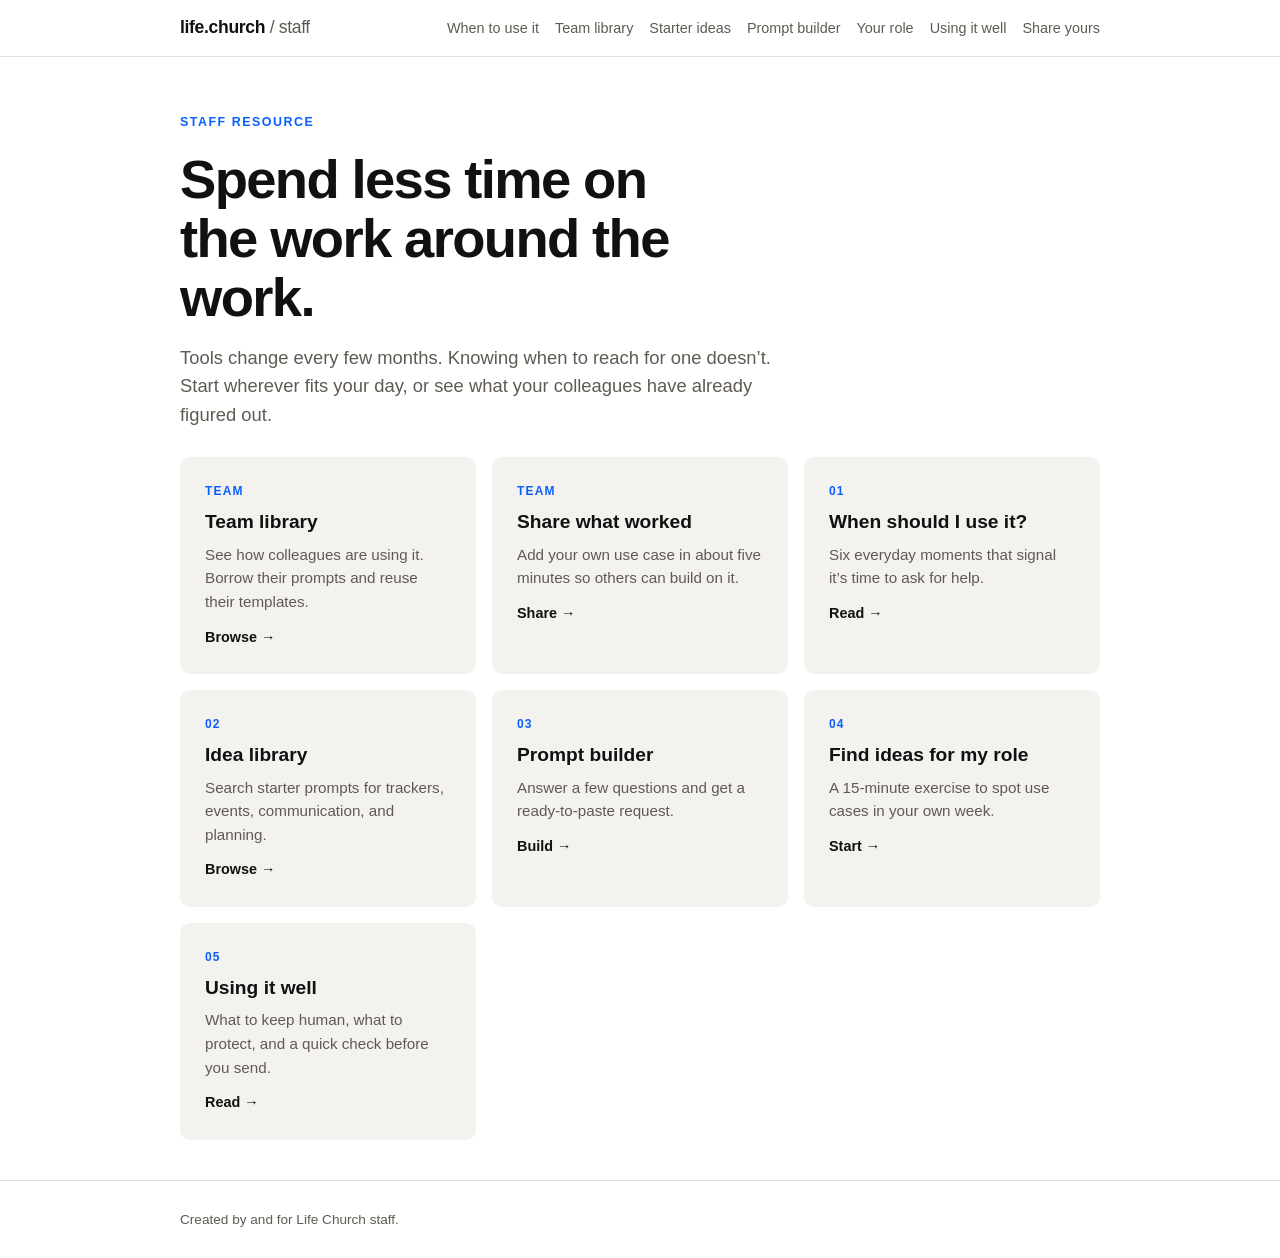
<file: index.html>
<!DOCTYPE html>
<html lang="en"><head><meta charset="utf-8"><meta name="viewport" content="width=device-width, initial-scale=1">
<title>Work Smarter, Serve Better | Life Church Staff Resource</title><link rel="stylesheet" href="style.css"></head>
<body>
<header class="top"><div class="wrap"><a class="brand" href="index.html">life.church <span>/ staff</span></a>
<nav aria-label="Pages"><a href="when.html">When to use it</a><a href="library.html">Team library</a><a href="ideas.html">Starter ideas</a><a href="builder.html">Prompt builder</a><a href="find.html">Your role</a><a href="care.html">Using it well</a><a href="share.html">Share yours</a></nav></div></header>
<main class="page"><div class="wrap">
<div class="eyebrow">Staff resource</div>
<h1>Spend less time on the work around the work.</h1>
<p class="lead">Tools change every few months. Knowing when to reach for one doesn’t. Start wherever fits your day, or see what your colleagues have already figured out.</p>
<div class="grid">
<a class="tile" href="library.html"><div class="n">TEAM</div><h3>Team library</h3><p>See how colleagues are using it. Borrow their prompts and reuse their templates.</p><span class="go">Browse →</span></a>
<a class="tile" href="share.html"><div class="n">TEAM</div><h3>Share what worked</h3><p>Add your own use case in about five minutes so others can build on it.</p><span class="go">Share →</span></a>
<a class="tile" href="when.html"><div class="n">01</div><h3>When should I use it?</h3><p>Six everyday moments that signal it’s time to ask for help.</p><span class="go">Read →</span></a>
<a class="tile" href="ideas.html"><div class="n">02</div><h3>Idea library</h3><p>Search starter prompts for trackers, events, communication, and planning.</p><span class="go">Browse →</span></a>
<a class="tile" href="builder.html"><div class="n">03</div><h3>Prompt builder</h3><p>Answer a few questions and get a ready-to-paste request.</p><span class="go">Build →</span></a>
<a class="tile" href="find.html"><div class="n">04</div><h3>Find ideas for my role</h3><p>A 15-minute exercise to spot use cases in your own week.</p><span class="go">Start →</span></a>
<a class="tile" href="care.html"><div class="n">05</div><h3>Using it well</h3><p>What to keep human, what to protect, and a quick check before you send.</p><span class="go">Read →</span></a>
</div>
</div></main>
<footer><div class="wrap">Created by and for Life Church staff.</div></footer>
</body></html>
</file>
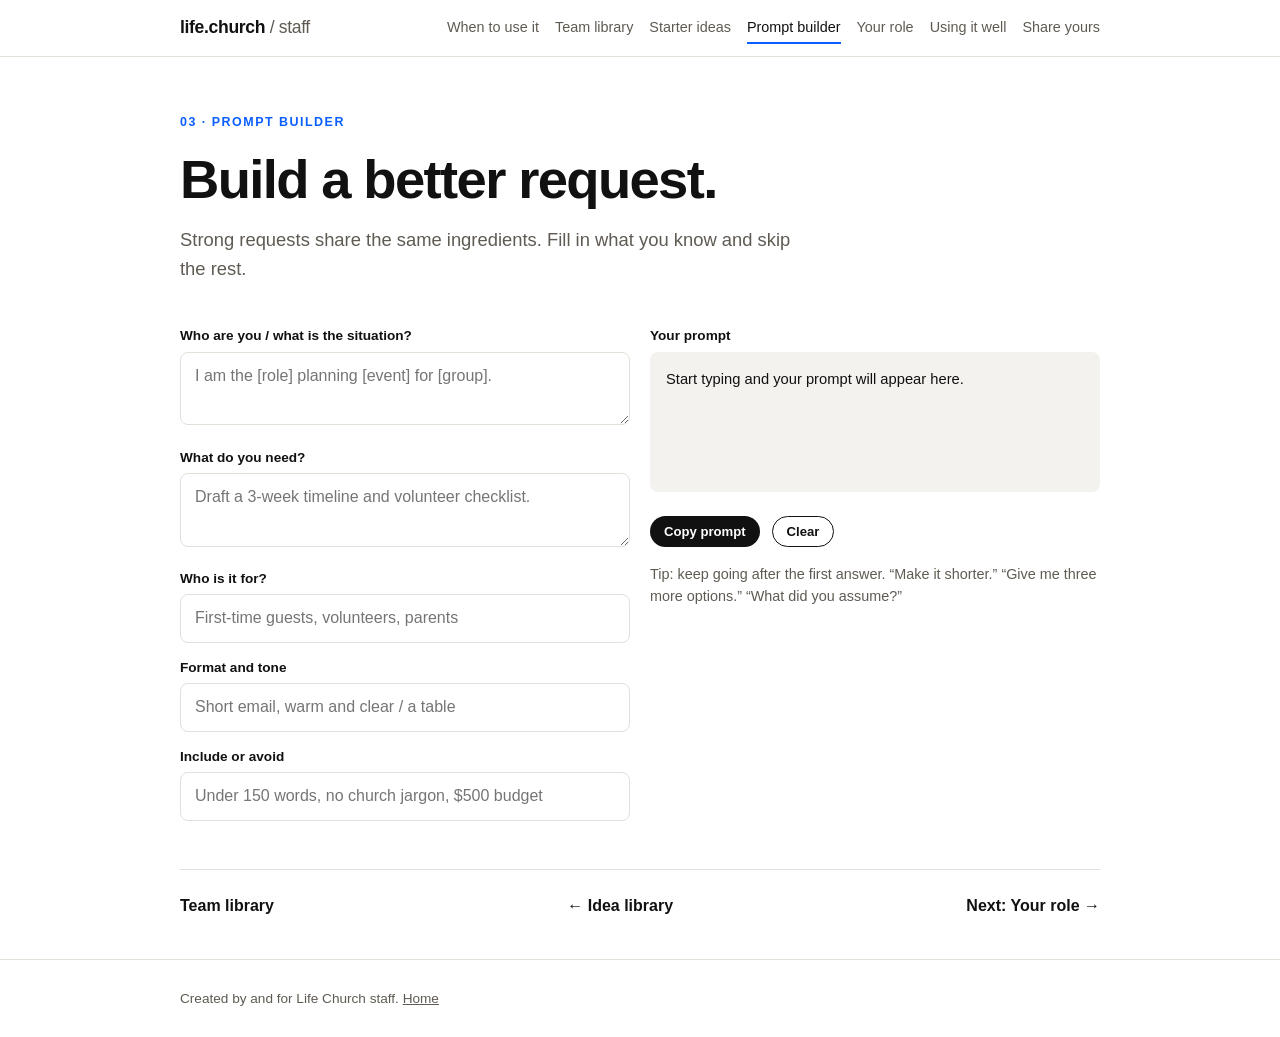
<file: builder.html>
<!DOCTYPE html>
<html lang="en"><head><meta charset="utf-8"><meta name="viewport" content="width=device-width, initial-scale=1">
<title>Prompt builder | Life Church Staff Resource</title><link rel="stylesheet" href="style.css"></head>
<body>
<header class="top"><div class="wrap"><a class="brand" href="index.html">life.church <span>/ staff</span></a>
<nav aria-label="Pages"><a href="when.html">When to use it</a><a href="library.html">Team library</a><a href="ideas.html">Starter ideas</a><a href="builder.html" aria-current="page">Prompt builder</a><a href="find.html">Your role</a><a href="care.html">Using it well</a><a href="share.html">Share yours</a></nav></div></header>
<main class="page"><div class="wrap">
<div class="eyebrow">03 · Prompt builder</div>
<h1>Build a better request.</h1>
<p class="lead">Strong requests share the same ingredients. Fill in what you know and skip the rest.</p>
<div class="two"><div>
<label for="b1">Who are you / what is the situation?</label><textarea id="b1" rows="2" placeholder="I am the [role] planning [event] for [group]."></textarea>
<label for="b2">What do you need?</label><textarea id="b2" rows="2" placeholder="Draft a 3-week timeline and volunteer checklist."></textarea>
<label for="b3">Who is it for?</label><input type="text" id="b3" placeholder="First-time guests, volunteers, parents">
<label for="b4">Format and tone</label><input type="text" id="b4" placeholder="Short email, warm and clear / a table">
<label for="b5">Include or avoid</label><input type="text" id="b5" placeholder="Under 150 words, no church jargon, $500 budget"></div>
<div><label>Your prompt</label><div class="out" id="bout" aria-live="polite">Start typing and your prompt will appear here.</div>
<div class="row"><button class="btn sm" data-copy="bout">Copy prompt</button><button class="btn sm alt" id="reset">Clear</button></div>
<p style="color:var(--muted);font-size:.9rem;margin-top:16px">Tip: keep going after the first answer. “Make it shorter.” “Give me three more options.” “What did you assume?”</p></div></div>
<div class="next"><a href="library.html">Team library</a><a href="ideas.html">← Idea library</a><a href="find.html">Next: Your role →</a></div>
</div></main>
<footer><div class="wrap">Created by and for Life Church staff. <a href="index.html">Home</a></div></footer>
<script src="app.js"></script>
<script>
var f=["b1","b2","b3","b4","b5"].map(function(i){return document.getElementById(i)}),out=document.getElementById("bout");
function build(){var v=f.map(function(x){return x.value.trim()});
var p=[v[0],v[1]&&"Task: "+v[1],v[2]&&"Audience: "+v[2],v[3]&&"Format and tone: "+v[3],v[4]&&"Constraints: "+v[4]].filter(Boolean).join("\n\n");
out.textContent=p?p+"\n\nIf anything is unclear, ask me up to 3 questions before you start.":"Start typing and your prompt will appear here."}
f.forEach(function(x){x.addEventListener("input",build)});
document.getElementById("reset").onclick=function(){f.forEach(function(x){x.value=""});build()};
</script>
</body></html>
</file>
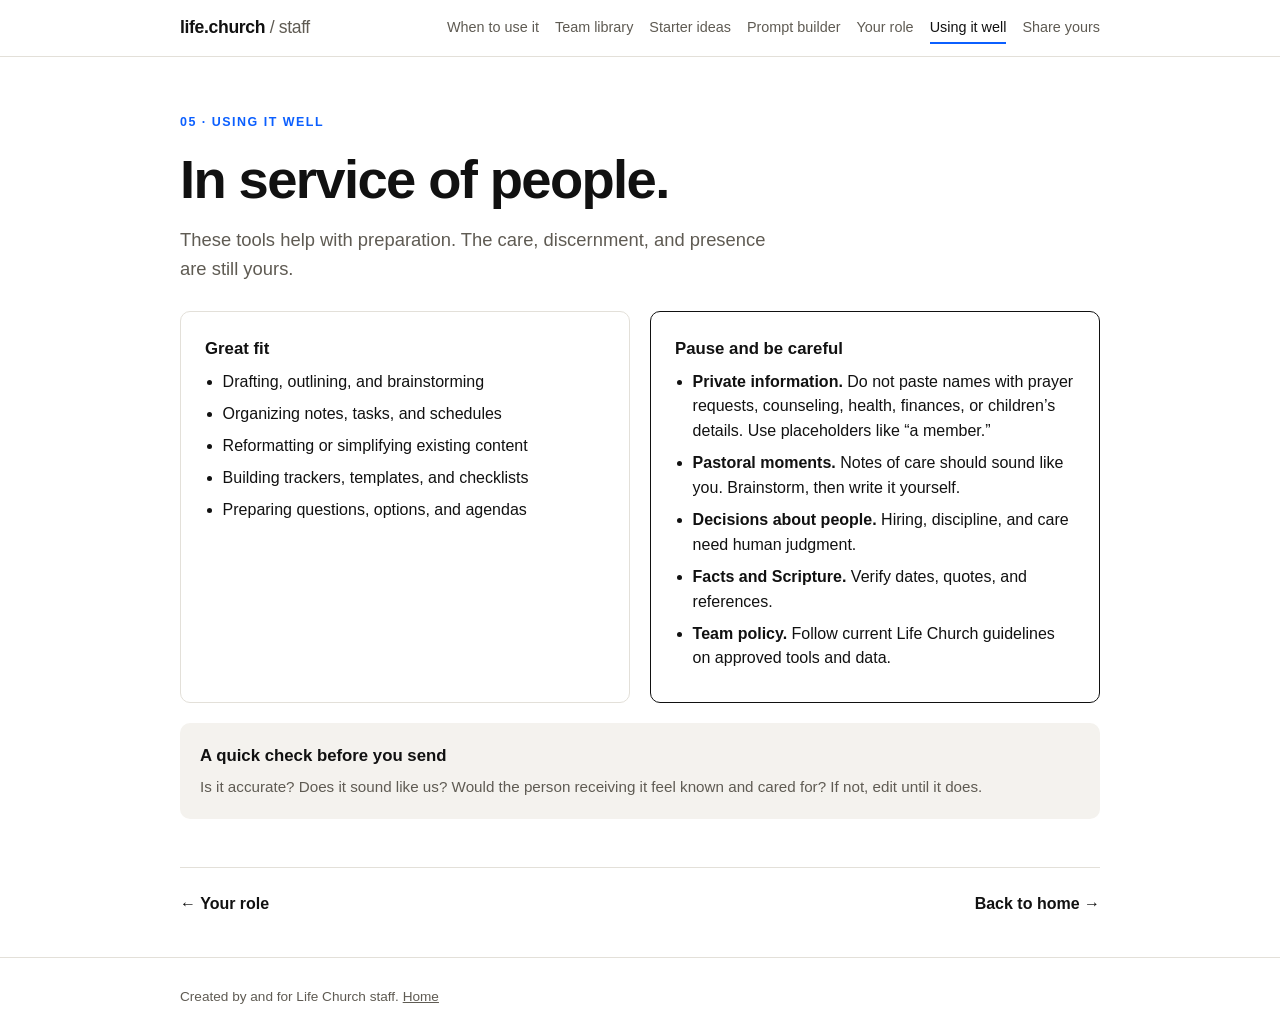
<file: care.html>
<!DOCTYPE html>
<html lang="en"><head><meta charset="utf-8"><meta name="viewport" content="width=device-width, initial-scale=1">
<title>Using it well | Life Church Staff Resource</title><link rel="stylesheet" href="style.css"></head>
<body>
<header class="top"><div class="wrap"><a class="brand" href="index.html">life.church <span>/ staff</span></a>
<nav aria-label="Pages"><a href="when.html">When to use it</a><a href="library.html">Team library</a><a href="ideas.html">Starter ideas</a><a href="builder.html">Prompt builder</a><a href="find.html">Your role</a><a href="care.html" aria-current="page">Using it well</a><a href="share.html">Share yours</a></nav></div></header>
<main class="page"><div class="wrap">
<div class="eyebrow">05 · Using it well</div>
<h1>In service of people.</h1>
<p class="lead">These tools help with preparation. The care, discernment, and presence are still yours.</p>
<div class="two">
<div class="panel"><h3>Great fit</h3><ul><li>Drafting, outlining, and brainstorming</li><li>Organizing notes, tasks, and schedules</li><li>Reformatting or simplifying existing content</li><li>Building trackers, templates, and checklists</li><li>Preparing questions, options, and agendas</li></ul></div>
<div class="panel stop"><h3>Pause and be careful</h3><ul><li><b>Private information.</b> Do not paste names with prayer requests, counseling, health, finances, or children’s details. Use placeholders like “a member.”</li><li><b>Pastoral moments.</b> Notes of care should sound like you. Brainstorm, then write it yourself.</li><li><b>Decisions about people.</b> Hiring, discipline, and care need human judgment.</li><li><b>Facts and Scripture.</b> Verify dates, quotes, and references.</li><li><b>Team policy.</b> Follow current Life Church guidelines on approved tools and data.</li></ul></div>
</div>
<div class="card" style="margin-top:20px"><h3>A quick check before you send</h3><p>Is it accurate? Does it sound like us? Would the person receiving it feel known and cared for? If not, edit until it does.</p></div>
<div class="next"><a href="find.html">← Your role</a><a href="index.html">Back to home →</a></div>
</div></main>
<footer><div class="wrap">Created by and for Life Church staff. <a href="index.html">Home</a></div></footer>
<script src="app.js"></script>
</body></html>
</file>
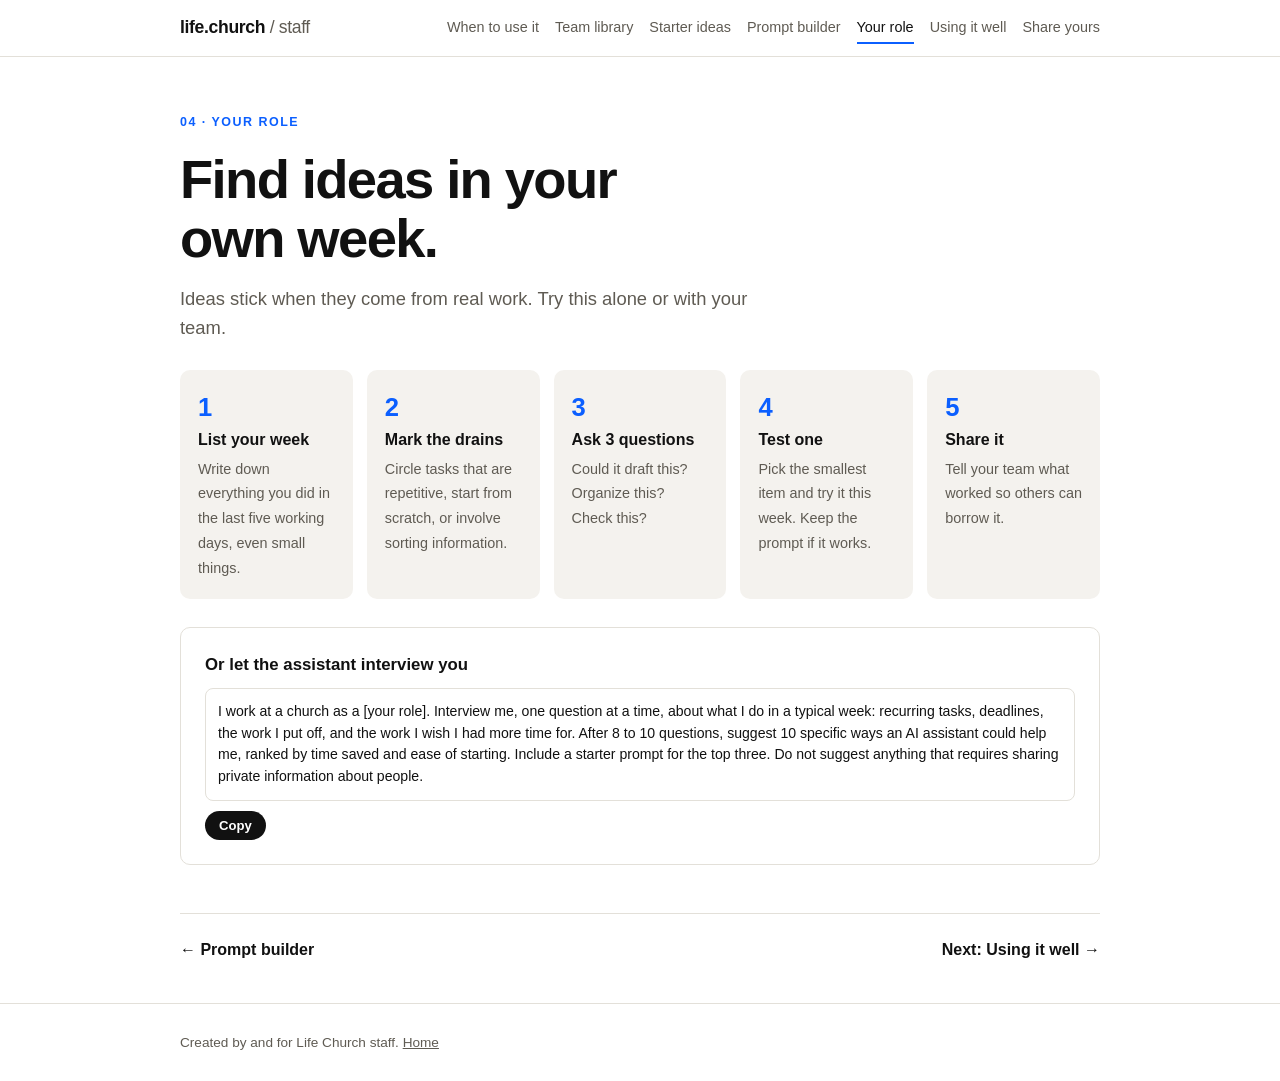
<file: find.html>
<!DOCTYPE html>
<html lang="en"><head><meta charset="utf-8"><meta name="viewport" content="width=device-width, initial-scale=1">
<title>Your role | Life Church Staff Resource</title><link rel="stylesheet" href="style.css"></head>
<body>
<header class="top"><div class="wrap"><a class="brand" href="index.html">life.church <span>/ staff</span></a>
<nav aria-label="Pages"><a href="when.html">When to use it</a><a href="library.html">Team library</a><a href="ideas.html">Starter ideas</a><a href="builder.html">Prompt builder</a><a href="find.html" aria-current="page">Your role</a><a href="care.html">Using it well</a><a href="share.html">Share yours</a></nav></div></header>
<main class="page"><div class="wrap">
<div class="eyebrow">04 · Your role</div>
<h1>Find ideas in your own week.</h1>
<p class="lead">Ideas stick when they come from real work. Try this alone or with your team.</p>
<ol class="steps">
<li><b>List your week</b><span>Write down everything you did in the last five working days, even small things.</span></li>
<li><b>Mark the drains</b><span>Circle tasks that are repetitive, start from scratch, or involve sorting information.</span></li>
<li><b>Ask 3 questions</b><span>Could it draft this? Organize this? Check this?</span></li>
<li><b>Test one</b><span>Pick the smallest item and try it this week. Keep the prompt if it works.</span></li>
<li><b>Share it</b><span>Tell your team what worked so others can borrow it.</span></li>
</ol>
<div class="panel" style="margin-top:28px"><h3>Or let the assistant interview you</h3>
<div class="prompt" id="auditp">I work at a church as a [your role]. Interview me, one question at a time, about what I do in a typical week: recurring tasks, deadlines, the work I put off, and the work I wish I had more time for. After 8 to 10 questions, suggest 10 specific ways an AI assistant could help me, ranked by time saved and ease of starting. Include a starter prompt for the top three. Do not suggest anything that requires sharing private information about people.</div>
<button class="btn sm" data-copy="auditp">Copy</button></div>
<div class="next"><a href="builder.html">← Prompt builder</a><a href="care.html">Next: Using it well →</a></div>
</div></main>
<footer><div class="wrap">Created by and for Life Church staff. <a href="index.html">Home</a></div></footer>
<script src="app.js"></script>
</body></html>
</file>
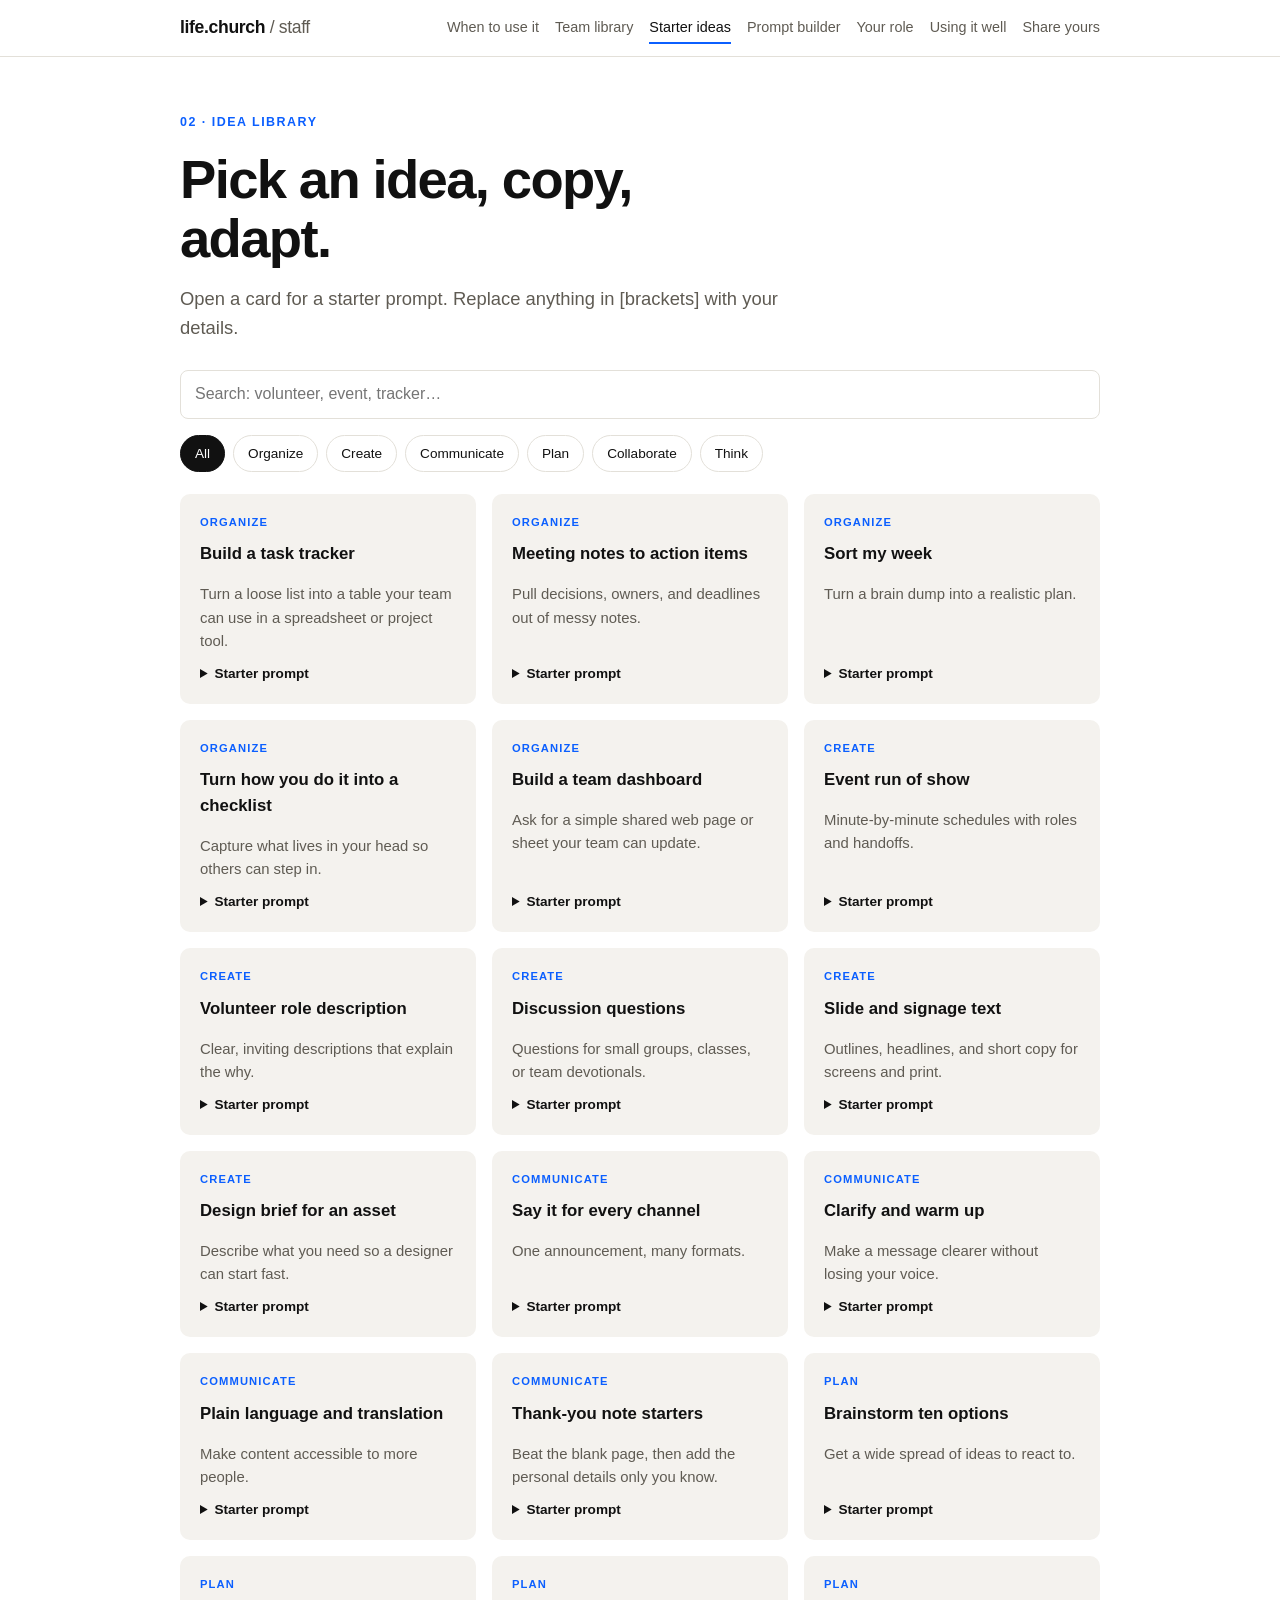
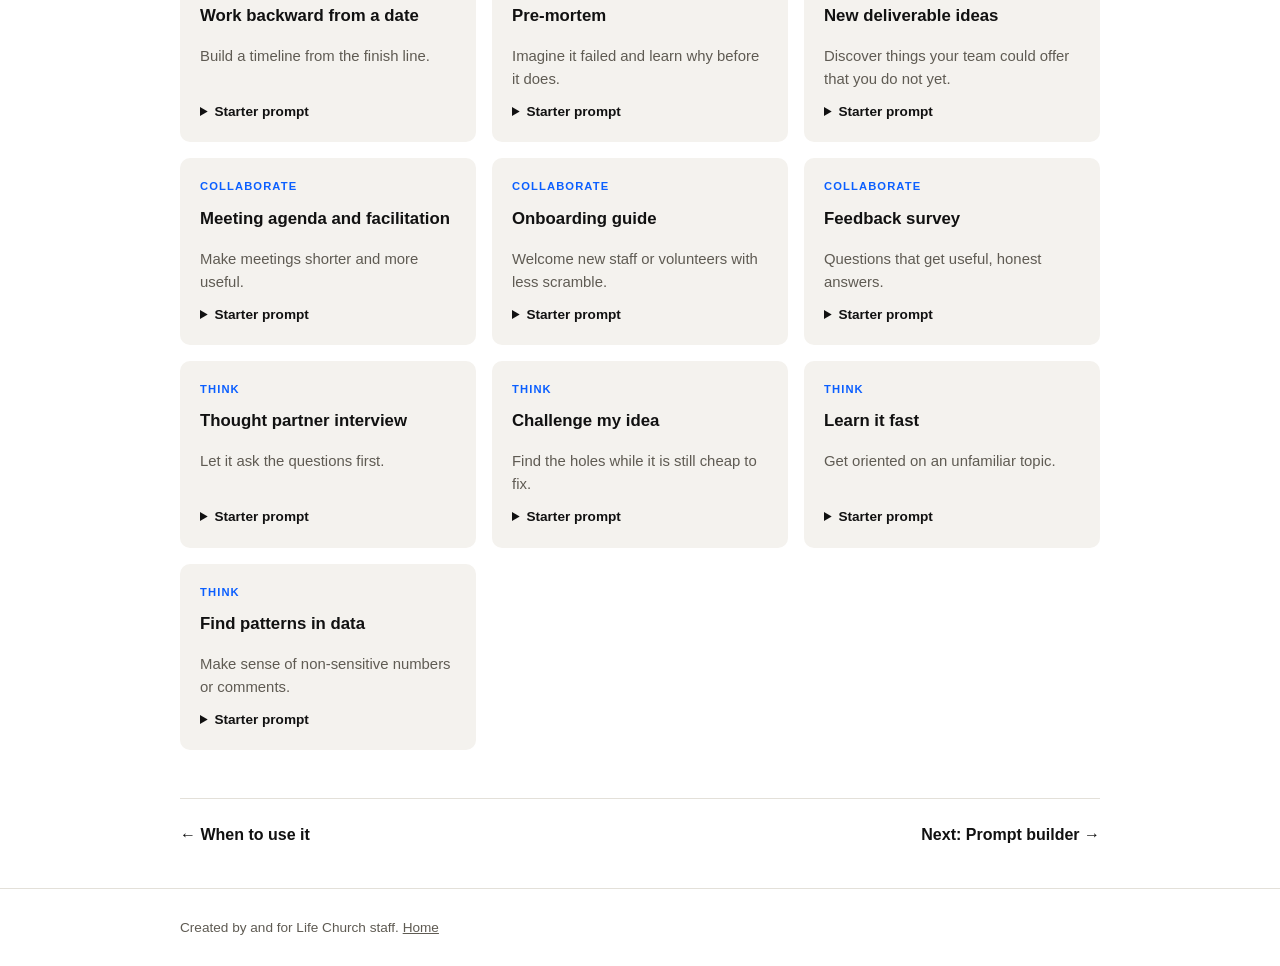
<file: ideas.html>
<!DOCTYPE html>
<html lang="en"><head><meta charset="utf-8"><meta name="viewport" content="width=device-width, initial-scale=1">
<title>Idea library | Life Church Staff Resource</title><link rel="stylesheet" href="style.css"></head>
<body>
<header class="top"><div class="wrap"><a class="brand" href="index.html">life.church <span>/ staff</span></a>
<nav aria-label="Pages"><a href="when.html">When to use it</a><a href="library.html">Team library</a><a href="ideas.html" aria-current="page">Starter ideas</a><a href="builder.html">Prompt builder</a><a href="find.html">Your role</a><a href="care.html">Using it well</a><a href="share.html">Share yours</a></nav></div></header>
<main class="page"><div class="wrap">
<div class="eyebrow">02 · Idea library</div>
<h1>Pick an idea, copy, adapt.</h1>
<p class="lead">Open a card for a starter prompt. Replace anything in [brackets] with your details.</p>
<input type="search" id="q" placeholder="Search: volunteer, event, tracker…" aria-label="Search ideas">
<div class="chips" id="chips" role="group" aria-label="Filter by type"></div>
<div class="grid" id="list"></div><p class="none" id="none">No matches. Try another word or choose All.</p>
<div class="next"><a href="when.html">← When to use it</a><a href="builder.html">Next: Prompt builder →</a></div>
</div></main>
<footer><div class="wrap">Created by and for Life Church staff. <a href="index.html">Home</a></div></footer>
<script src="app.js"></script>
<script src="ideas.js"></script>
</body></html>
</file>
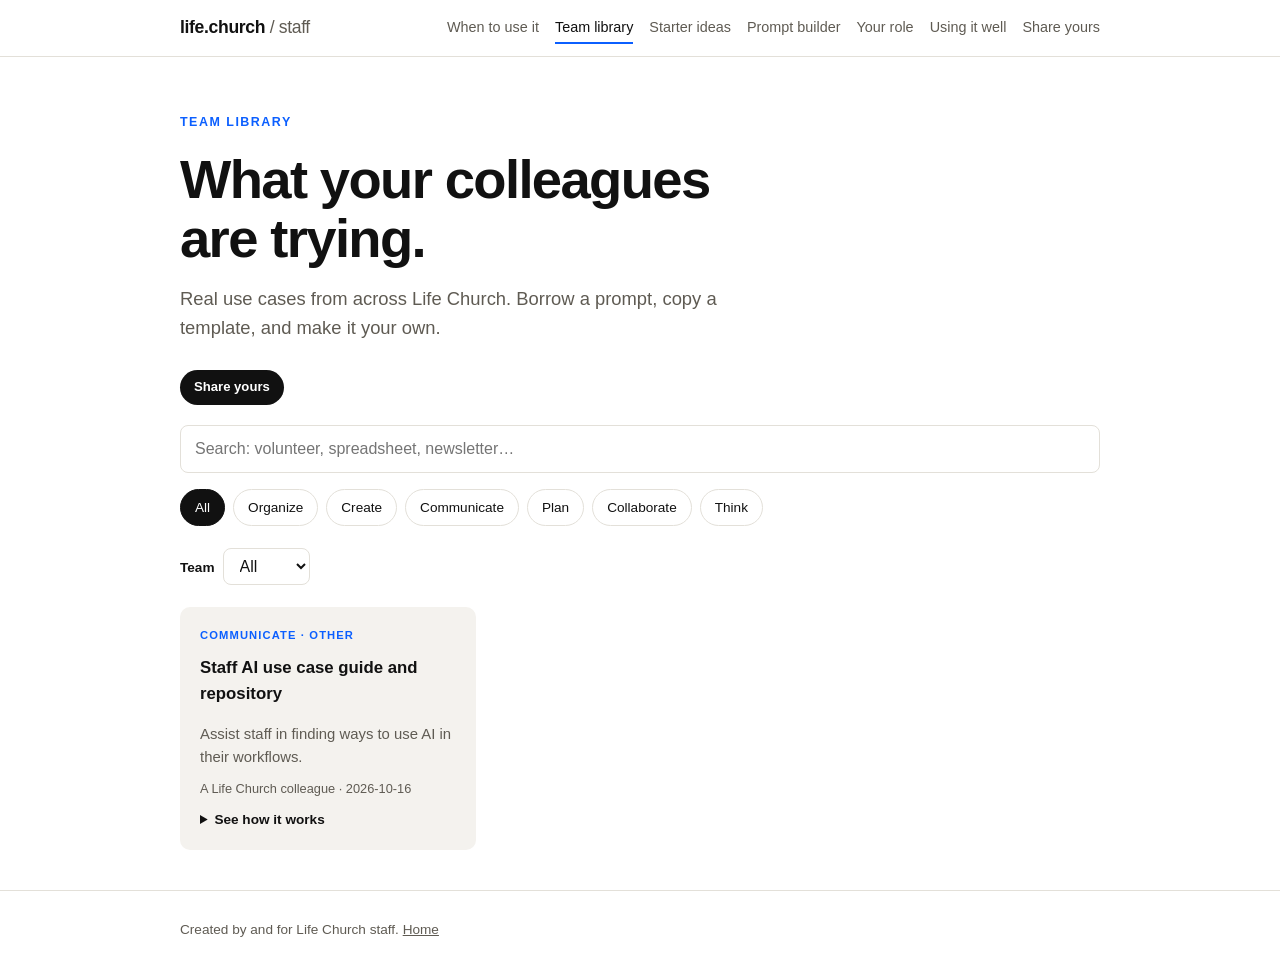
<file: library.html>
<!DOCTYPE html>
<html lang="en"><head><meta charset="utf-8"><meta name="viewport" content="width=device-width, initial-scale=1">
<title>Team library | Life Church Staff Resource</title><link rel="stylesheet" href="style.css"></head>
<body>
<header class="top"><div class="wrap"><a class="brand" href="index.html">life.church <span>/ staff</span></a>
<nav aria-label="Pages"><a href="when.html">When to use it</a><a href="library.html" aria-current="page">Team library</a><a href="ideas.html">Starter ideas</a><a href="builder.html">Prompt builder</a><a href="find.html">Your role</a><a href="care.html">Using it well</a><a href="share.html">Share yours</a></nav></div></header>
<main class="page"><div class="wrap">
<div class="eyebrow">Team library</div>
<h1>What your colleagues are trying.</h1>
<p class="lead">Real use cases from across Life Church. Borrow a prompt, copy a template, and make it your own.</p>
<div class="row" style="margin:0 0 20px"><a class="btn sm" href="share.html">Share yours</a></div>
<input type="search" id="q" placeholder="Search: volunteer, spreadsheet, newsletter…" aria-label="Search the library">
<div class="chips" id="chips" role="group" aria-label="Filter by type"></div>
<label for="team" style="display:inline-block;margin:0 8px 0 0">Team</label><select id="team"><option>All</option></select>
<div class="grid" id="list" style="margin-top:22px"></div>
<p class="none" id="none">Nothing matches yet. Try another word, or <a href="share.html">add the first one</a>.</p>
<p class="note" id="err" style="display:none"></p>
</div></main>
<footer><div class="wrap">Created by and for Life Church staff. <a href="index.html">Home</a></div></footer>
<script src="config.js"></script><script src="app.js"></script><script src="library.js"></script>
</body></html>
</file>
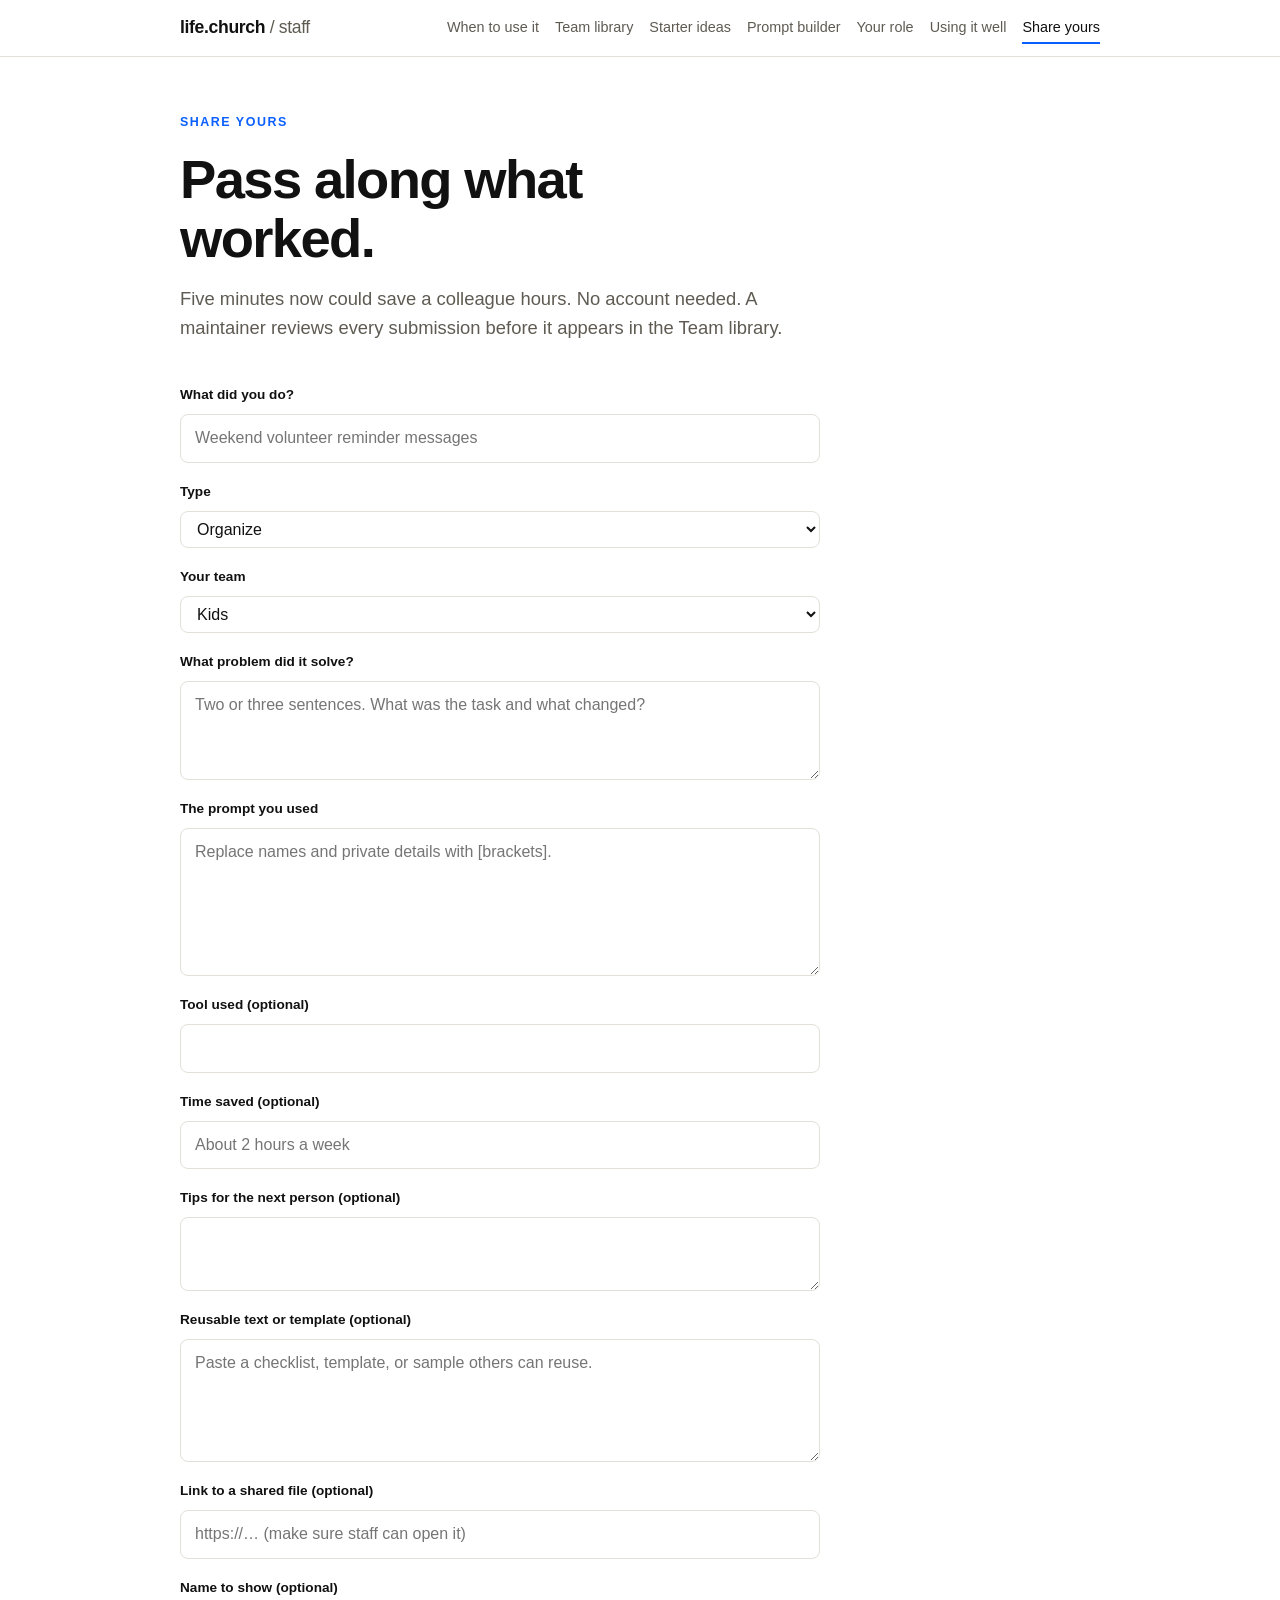
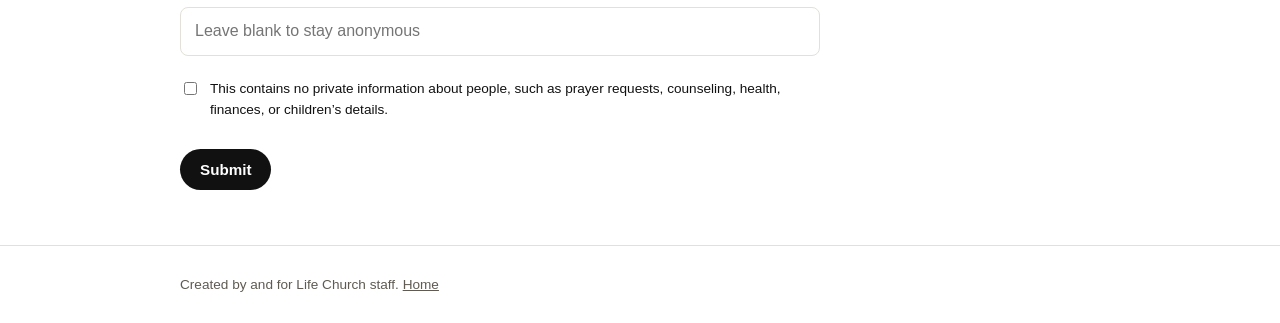
<file: share.html>
<!DOCTYPE html>
<html lang="en"><head><meta charset="utf-8"><meta name="viewport" content="width=device-width, initial-scale=1">
<title>Share yours | Life Church Staff Resource</title><link rel="stylesheet" href="style.css"></head>
<body>
<header class="top"><div class="wrap"><a class="brand" href="index.html">life.church <span>/ staff</span></a>
<nav aria-label="Pages"><a href="when.html">When to use it</a><a href="library.html">Team library</a><a href="ideas.html">Starter ideas</a><a href="builder.html">Prompt builder</a><a href="find.html">Your role</a><a href="care.html">Using it well</a><a href="share.html" aria-current="page">Share yours</a></nav></div></header>
<main class="page"><div class="wrap">
<div class="eyebrow">Share yours</div>
<h1>Pass along what worked.</h1>
<p class="lead">Five minutes now could save a colleague hours. No account needed. A maintainer reviews every submission before it appears in the Team library.</p>
<div id="formwrap"><div class="form">
<label for="f_title">What did you do?</label><input type="text" id="f_title" maxlength="120" placeholder="Weekend volunteer reminder messages">
<label for="f_category">Type</label><select id="f_category"><option>Organize</option><option>Create</option><option>Communicate</option><option>Plan</option><option>Collaborate</option><option>Think</option></select>
<label for="f_team">Your team</label><select id="f_team"><option>Kids</option><option>Students</option><option>Worship and production</option><option>Communications</option><option>Operations and admin</option><option>Care</option><option>Groups</option><option>Leadership</option><option>Other</option></select>
<label for="f_summary">What problem did it solve?</label><textarea id="f_summary" rows="3" maxlength="1000" placeholder="Two or three sentences. What was the task and what changed?"></textarea>
<label for="f_prompt">The prompt you used</label><textarea id="f_prompt" rows="5" maxlength="4000" placeholder="Replace names and private details with [brackets]."></textarea>
<label for="f_tool">Tool used (optional)</label><input type="text" id="f_tool" maxlength="80">
<label for="f_timesaved">Time saved (optional)</label><input type="text" id="f_timesaved" maxlength="80" placeholder="About 2 hours a week">
<label for="f_tips">Tips for the next person (optional)</label><textarea id="f_tips" rows="2" maxlength="1000"></textarea>
<label for="f_assettext">Reusable text or template (optional)</label><textarea id="f_assettext" rows="4" maxlength="4000" placeholder="Paste a checklist, template, or sample others can reuse."></textarea>
<label for="f_assetlink">Link to a shared file (optional)</label><input type="text" id="f_assetlink" placeholder="https://… (make sure staff can open it)">
<label for="f_contributor">Name to show (optional)</label><input type="text" id="f_contributor" maxlength="60" placeholder="Leave blank to stay anonymous">
<div id="pcwrap" style="display:none"><label for="f_passcode">Staff passcode</label><input type="text" id="f_passcode" autocomplete="off"></div>
<div style="position:absolute;left:-9999px" aria-hidden="true"><label for="f_website">Leave this empty</label><input type="text" id="f_website" tabindex="-1" autocomplete="off"></div>
<label style="font-weight:400;display:flex;gap:10px;align-items:flex-start;margin-top:18px"><input type="checkbox" id="f_privacy" style="margin-top:4px"><span>This contains no private information about people, such as prayer requests, counseling, health, finances, or children&rsquo;s details.</span></label>
</div>
<div class="row"><button class="btn" id="go">Submit</button></div>
<p class="note" id="msg" role="status" aria-live="polite"></p></div>
<div id="thanks" class="card" style="display:none"><h3>Thank you.</h3><p>Your use case was sent. After a quick review it will appear in the <a href="library.html">Team library</a>. <a href="share.html">Share another</a>.</p></div>
</div></main>
<footer><div class="wrap">Created by and for Life Church staff. <a href="index.html">Home</a></div></footer>
<script src="config.js"></script><script src="app.js"></script>
<script>
(function(){
var S=window.SITE||{},ids=["title","category","team","summary","prompt","tool","timesaved","tips","assettext","assetlink","contributor"];
var msg=document.getElementById("msg"),btn=document.getElementById("go");
if(S.requirePasscode)document.getElementById("pcwrap").style.display="block";
function v(i){return document.getElementById("f_"+i).value.trim()}
btn.onclick=function(){
  if(!v("title")||!v("summary")){msg.textContent="Please fill in what you did and what problem it solved.";return}
  if(!v("prompt")&&!v("assettext")&&!v("assetlink")){msg.textContent="Please add a prompt, a template, or a link to a shared file.";return}
  if(!document.getElementById("f_privacy").checked){msg.textContent="Please confirm the privacy check.";return}
  if(!S.endpoint){ // fallback: pre-filled GitHub form
    var u="https://github.com/"+S.repo+"/issues/new?template=share-use-case.yml&title="+encodeURIComponent("Use case: "+v("title"));
    ids.forEach(function(i){if(v(i))u+="&"+(i==="assettext"?"assettext":i==="assetlink"?"assetlink":i)+"="+encodeURIComponent(v(i))});
    window.open(u,"_blank","noopener");return}
  btn.disabled=true;msg.textContent="Sending…";
  fetch(S.endpoint,{method:"POST",headers:{"Content-Type":"application/json"},body:JSON.stringify({
    title:v("title"),category:v("category"),team:v("team"),summary:v("summary"),prompt:v("prompt"),tool:v("tool"),timeSaved:v("timesaved"),
    tips:v("tips"),assetText:v("assettext"),assetLink:v("assetlink"),contributor:v("contributor"),passcode:v("passcode"),website:v("website"),privacy:true})})
  .then(function(r){return r.json().catch(function(){return{}}).then(function(j){return{ok:r.ok,j:j}})})
  .then(function(x){
    if(x.ok){document.getElementById("formwrap").style.display="none";document.getElementById("thanks").style.display="block";window.scrollTo(0,0)}
    else{msg.textContent=(x.j&&x.j.error)||"Something went wrong. Please try again.";btn.disabled=false}})
  .catch(function(){msg.textContent="We could not reach the server. Please try again"+(S.contact?" or send it to "+S.contact+".":".");btn.disabled=false});
};})();
</script>
</body></html>
</file>
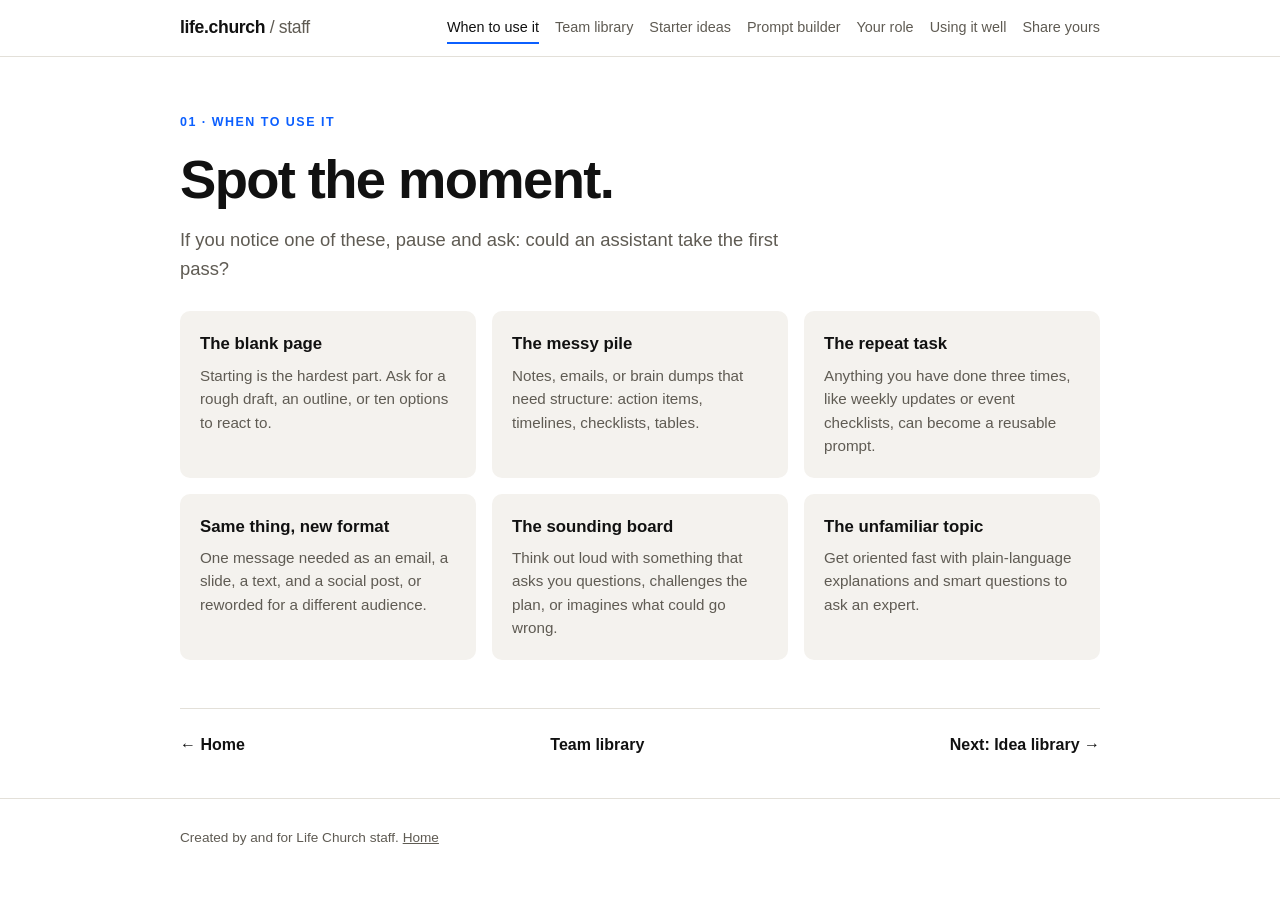
<file: when.html>
<!DOCTYPE html>
<html lang="en"><head><meta charset="utf-8"><meta name="viewport" content="width=device-width, initial-scale=1">
<title>When to use it | Life Church Staff Resource</title><link rel="stylesheet" href="style.css"></head>
<body>
<header class="top"><div class="wrap"><a class="brand" href="index.html">life.church <span>/ staff</span></a>
<nav aria-label="Pages"><a href="when.html" aria-current="page">When to use it</a><a href="library.html">Team library</a><a href="ideas.html">Starter ideas</a><a href="builder.html">Prompt builder</a><a href="find.html">Your role</a><a href="care.html">Using it well</a><a href="share.html">Share yours</a></nav></div></header>
<main class="page"><div class="wrap">
<div class="eyebrow">01 · When to use it</div>
<h1>Spot the moment.</h1>
<p class="lead">If you notice one of these, pause and ask: could an assistant take the first pass?</p>
<div class="grid">
<div class="card"><h3>The blank page</h3><p>Starting is the hardest part. Ask for a rough draft, an outline, or ten options to react to.</p></div>
<div class="card"><h3>The messy pile</h3><p>Notes, emails, or brain dumps that need structure: action items, timelines, checklists, tables.</p></div>
<div class="card"><h3>The repeat task</h3><p>Anything you have done three times, like weekly updates or event checklists, can become a reusable prompt.</p></div>
<div class="card"><h3>Same thing, new format</h3><p>One message needed as an email, a slide, a text, and a social post, or reworded for a different audience.</p></div>
<div class="card"><h3>The sounding board</h3><p>Think out loud with something that asks you questions, challenges the plan, or imagines what could go wrong.</p></div>
<div class="card"><h3>The unfamiliar topic</h3><p>Get oriented fast with plain-language explanations and smart questions to ask an expert.</p></div>
</div>
<div class="next"><a href="index.html">← Home</a><a href="library.html">Team library</a><a href="ideas.html">Next: Idea library →</a></div>
</div></main>
<footer><div class="wrap">Created by and for Life Church staff. <a href="index.html">Home</a></div></footer>
<script src="app.js"></script>
</body></html>
</file>
<file: style.css>
/* ===== BRAND TOKENS: swap these to match official Life Church colors/fonts ===== */
:root{--ink:#111;--paper:#fff;--soft:#f4f2ee;--line:#e3e0d9;--muted:#5f5b53;--accent:#0b5fff;--font:"Helvetica Neue",Helvetica,Arial,sans-serif;--radius:10px}
@media(prefers-color-scheme:dark){:root{--ink:#f5f4f0;--paper:#101010;--soft:#1a1a19;--line:#2e2d2a;--muted:#a9a69d;--accent:#6b9bff}}
*{box-sizing:border-box}
body{margin:0;font-family:var(--font);color:var(--ink);background:var(--paper);line-height:1.55}
a{color:inherit}
.wrap{max-width:960px;margin:0 auto;padding:0 20px}
.top{position:sticky;top:0;z-index:10;background:var(--paper);border-bottom:1px solid var(--line)}
.top .wrap{display:flex;align-items:center;justify-content:space-between;height:56px;gap:16px}
.brand{font-weight:800;letter-spacing:-.02em;font-size:1.1rem;text-decoration:none;white-space:nowrap}
.brand span{font-weight:400;color:var(--muted)}
nav{display:flex;gap:16px;font-size:.9rem;overflow-x:auto}
nav a{text-decoration:none;color:var(--muted);white-space:nowrap;padding:4px 0}
nav a:hover,nav a[aria-current]{color:var(--ink)}
nav a[aria-current]{border-bottom:2px solid var(--accent)}
.page{padding:56px 0 40px}
.eyebrow{font-size:.78rem;font-weight:700;letter-spacing:.12em;text-transform:uppercase;color:var(--accent)}
h1{font-size:clamp(2rem,5.5vw,3.4rem);line-height:1.08;letter-spacing:-.03em;margin:.35em 0 .3em;max-width:18ch}
.lead{font-size:1.15rem;color:var(--muted);max-width:60ch;margin:0 0 28px}
h3{margin:0 0 6px;font-size:1.05rem}
.btn{display:inline-block;background:var(--ink);color:var(--paper);padding:12px 20px;border-radius:999px;text-decoration:none;font-weight:700;font-size:.95rem;border:0;cursor:pointer;font-family:inherit}
.btn.alt{background:transparent;color:var(--ink);border:1.5px solid var(--ink)}
.btn.sm{padding:7px 14px;font-size:.82rem}
.row{display:flex;gap:12px;flex-wrap:wrap;margin-top:24px}
.grid{display:grid;gap:16px;grid-template-columns:repeat(auto-fill,minmax(270px,1fr))}
.card{background:var(--soft);border-radius:var(--radius);padding:20px}
.card p{margin:0;color:var(--muted);font-size:.95rem}
a.tile{display:block;text-decoration:none;background:var(--soft);border-radius:var(--radius);padding:24px;border:1.5px solid transparent;transition:border-color .15s}
a.tile:hover,a.tile:focus-visible{border-color:var(--ink)}
a.tile .n{font-size:.75rem;font-weight:700;letter-spacing:.1em;color:var(--accent)}
a.tile h3{font-size:1.2rem;margin:6px 0}
a.tile p{margin:0;color:var(--muted);font-size:.95rem}
a.tile .go{display:inline-block;margin-top:12px;font-weight:700;font-size:.9rem}
.two{display:grid;gap:20px;grid-template-columns:repeat(auto-fit,minmax(290px,1fr))}
.panel{border:1.5px solid var(--line);border-radius:var(--radius);padding:24px}
.panel.stop{border-color:var(--ink)}
.panel h3{margin-top:0}.panel ul{padding-left:1.1em;margin:0}.panel li{margin:.45em 0}
input[type=search],input[type=text],textarea{width:100%;font:inherit;color:var(--ink);background:var(--paper);border:1.5px solid var(--line);border-radius:8px;padding:11px 14px}
input:focus,textarea:focus,button:focus-visible,a:focus-visible{outline:2px solid var(--accent);outline-offset:2px}
label{display:block;font-weight:700;font-size:.85rem;margin:14px 0 5px}
.chips{display:flex;gap:8px;flex-wrap:wrap;margin:16px 0 22px}
.chip{font:inherit;font-size:.85rem;padding:7px 14px;border-radius:999px;border:1.5px solid var(--line);background:var(--paper);color:var(--ink);cursor:pointer}
.chip[aria-pressed=true]{background:var(--ink);color:var(--paper);border-color:var(--ink)}
.idea{display:flex;flex-direction:column;gap:10px}
.tag{font-size:.7rem;font-weight:700;letter-spacing:.1em;text-transform:uppercase;color:var(--accent)}
.idea p{margin:0;font-size:.93rem;color:var(--muted)}
details{margin-top:auto}summary{cursor:pointer;font-weight:700;font-size:.85rem}
.prompt{background:var(--paper);border:1px solid var(--line);border-radius:8px;padding:12px;margin:10px 0;font-size:.88rem;white-space:pre-wrap}
.steps{counter-reset:s;display:grid;gap:14px;grid-template-columns:repeat(auto-fit,minmax(170px,1fr));padding:0;list-style:none;margin:0}
.steps li{counter-increment:s;background:var(--soft);padding:18px;border-radius:var(--radius)}
.steps li:before{content:counter(s);display:block;font-weight:800;font-size:1.6rem;color:var(--accent)}
.steps b{display:block;margin-bottom:4px}.steps span{font-size:.9rem;color:var(--muted)}
.out{white-space:pre-wrap;background:var(--soft);padding:16px;border-radius:8px;min-height:140px;font-size:.92rem}
.none{display:none;color:var(--muted)}
.next{margin-top:48px;padding-top:24px;border-top:1px solid var(--line);display:flex;justify-content:space-between;gap:12px;flex-wrap:wrap}
.next a{font-weight:700;text-decoration:none}
footer{padding:28px 0;border-top:1px solid var(--line);color:var(--muted);font-size:.85rem}
@media print{.top,.chips,.btn,.next{display:none}}
select{font:inherit;color:var(--ink);background:var(--paper);border:1.5px solid var(--line);border-radius:8px;padding:8px 12px}
.meta{font-size:.8rem;color:var(--muted)}
.badge{display:inline-block;font-size:.68rem;font-weight:700;letter-spacing:.08em;text-transform:uppercase;border:1px solid var(--line);border-radius:999px;padding:2px 8px;color:var(--muted);margin-left:6px}
.note{color:var(--muted);font-size:.9rem}
.sec{font-size:.78rem;font-weight:700;margin:12px 0 2px}
.form{display:grid;gap:4px;max-width:640px}
</file>
